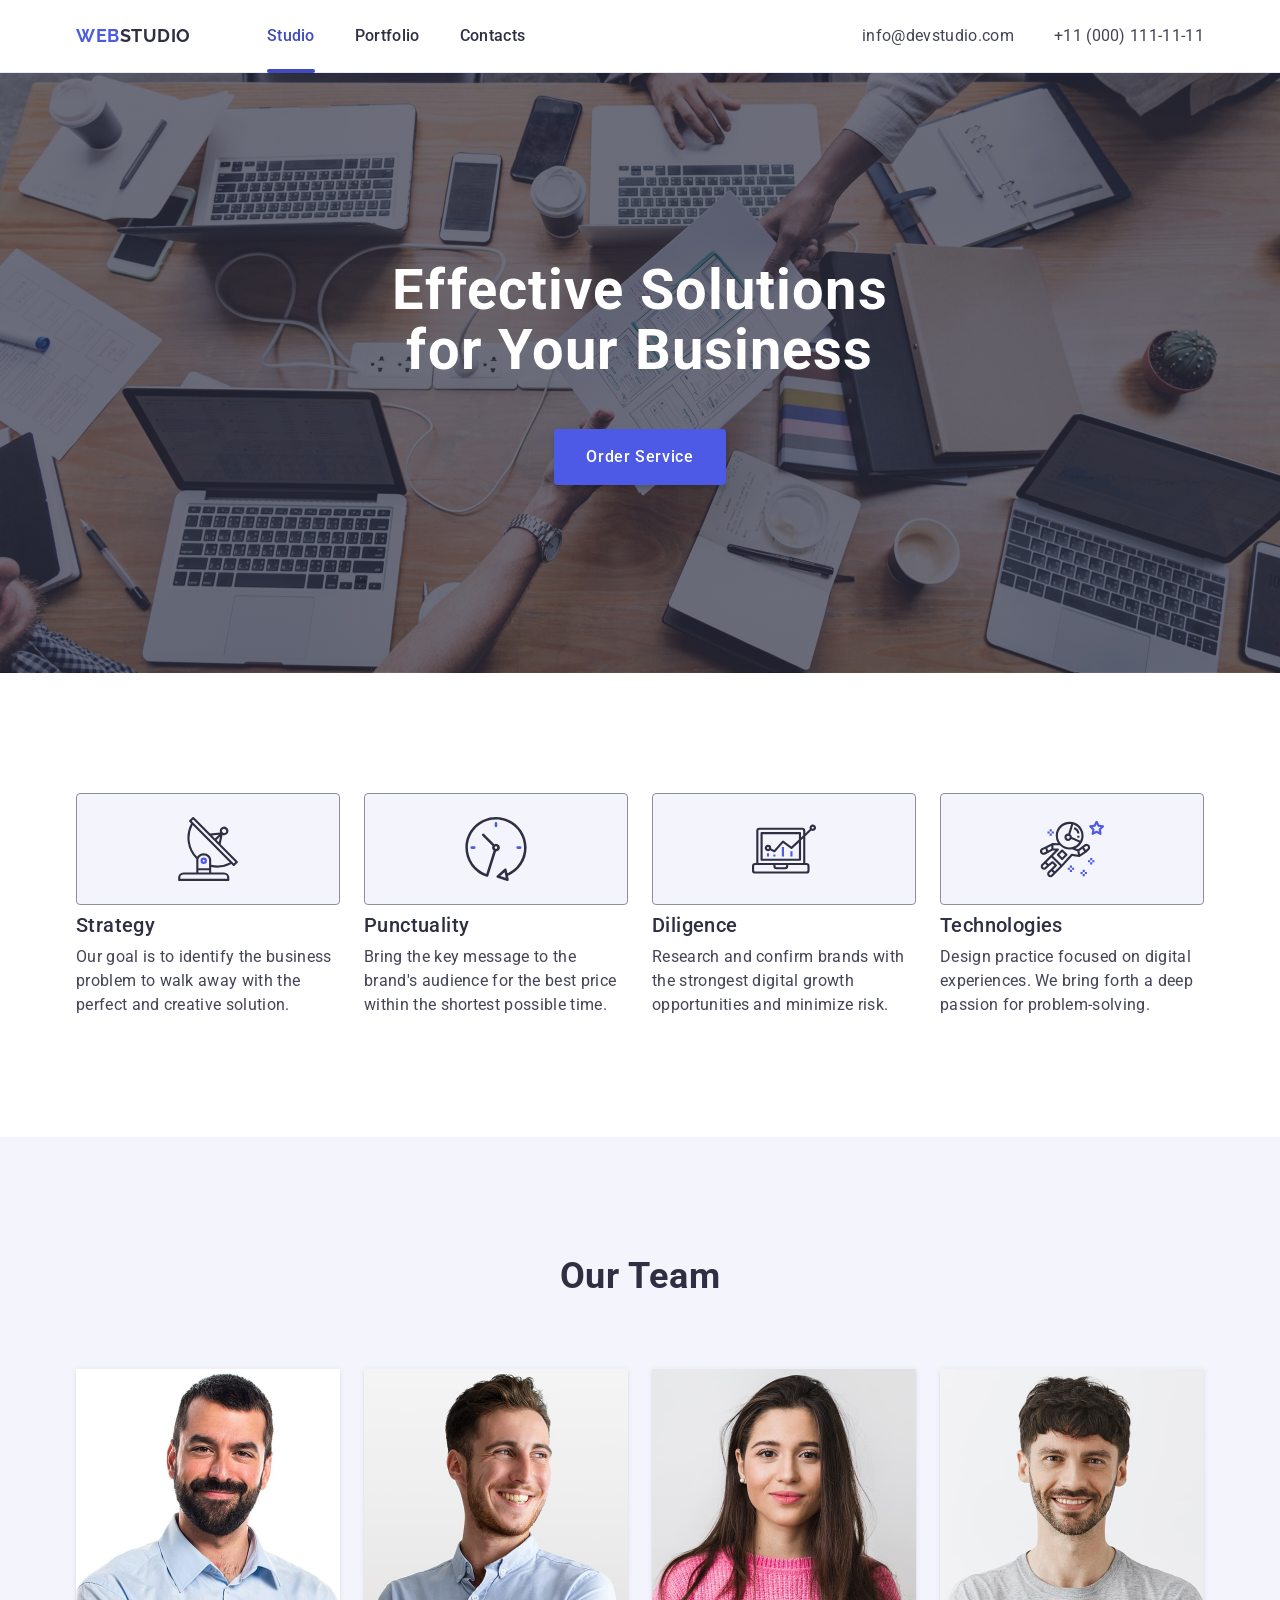
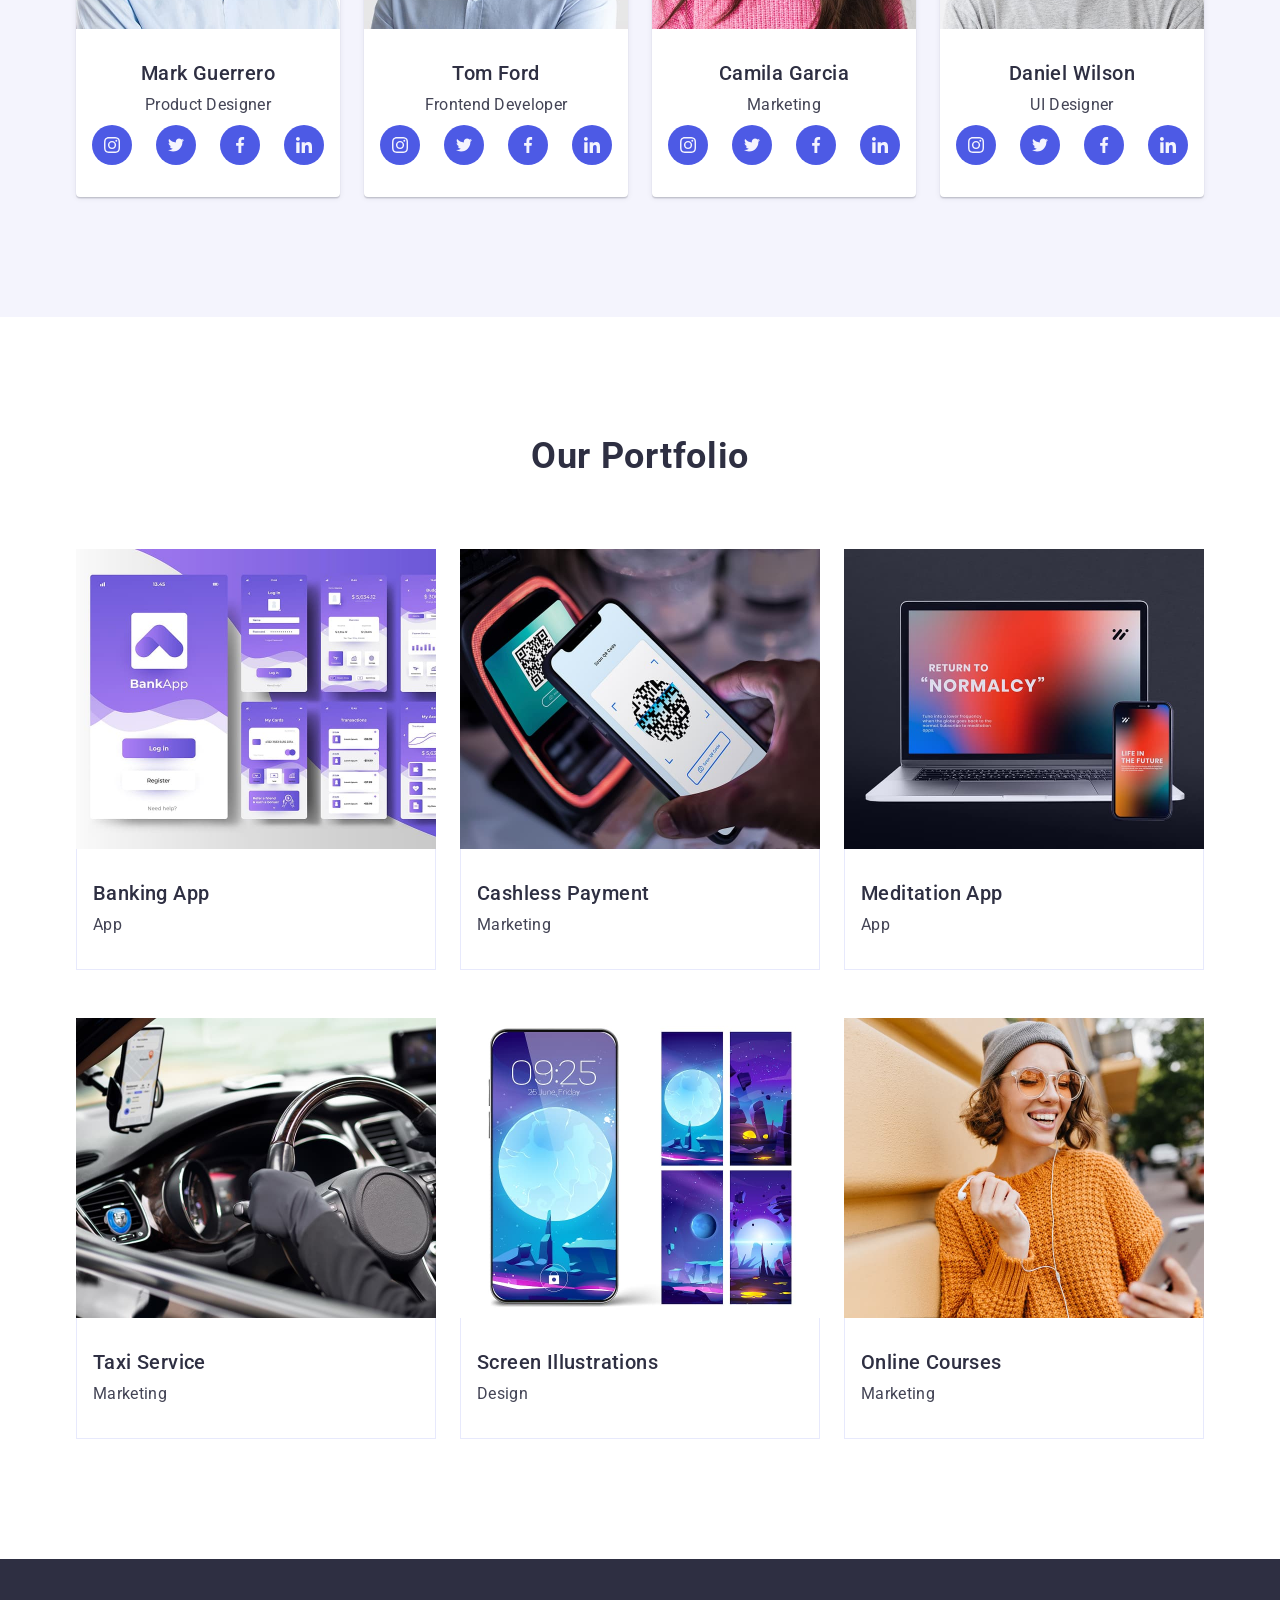
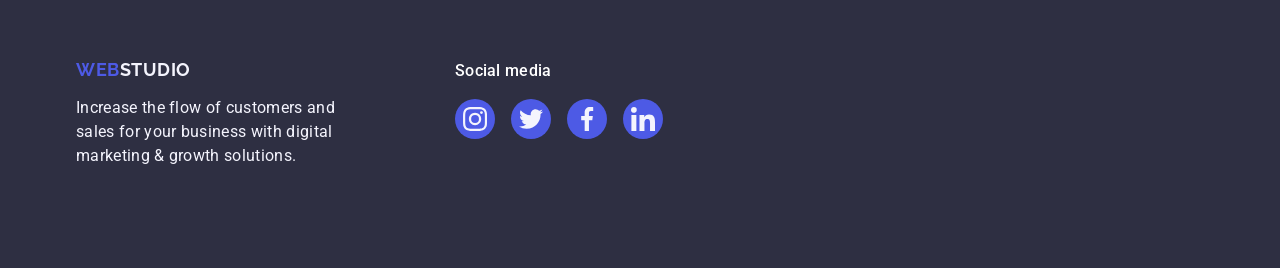
<file: index.html>
<!doctype html>
<html lang="en">
    <head>
        <meta charset="UTF-8" />
        <meta name="viewport" content="width=device-width, initial-scale=1.0" />
        <meta
            name="description"
            content="Design and developement of web-sites and apps"
        />
        <meta name="keywords" content="design developement web-site app" />
        <title>WebStudio</title>
        <link rel="preconnect" href="https://fonts.googleapis.com" />
        <link rel="preconnect" href="https://fonts.gstatic.com" crossorigin />
        <link
            href="https://fonts.googleapis.com/css2?family=Raleway:wght@700&family=Roboto:wght@400;500;700&display=swap"
            rel="stylesheet"
        />
        <link
            rel="stylesheet"
            href="https://cdnjs.cloudflare.com/ajax/libs/modern-normalize/3.0.1/modern-normalize.min.css"
        />
        <link rel="stylesheet" href="./css/styles.css" />
    </head>
    <body>
        <div class="page-container">
            <!-- Header -->
            <header class="header">
                <div class="container">
                    <!-- Navigation -->
                    <nav class="nav">
                        <!-- Logo -->
                        <a class="logo-link" href="./index.html"
                            >Web<span class="header-logo-accent"
                                >Studio</span
                            ></a
                        >
                        <!-- Navigation -->
                        <ul class="nav-list">
                            <li class="nav-list-item">
                                <a class="active nav-link" href="./index.html"
                                    >Studio</a
                                >
                            </li>
                            <li class="nav-list-item">
                                <a class="nav-link" href="">Portfolio</a>
                            </li>
                            <li class="nav-list-item">
                                <a class="nav-link" href="">Contacts</a>
                            </li>
                        </ul>
                    </nav>

                    <!-- Contacts -->
                    <address class="address">
                        <ul class="address-list">
                            <li class="address-list-item">
                                <a
                                    class="address-link"
                                    href="mailto:info@devstudio.com"
                                    >info@devstudio.com</a
                                >
                            </li>
                            <li class="address-list-item">
                                <a class="address-link" href="tel:+110001111111"
                                    >+11 (000) 111-11-11</a
                                >
                            </li>
                        </ul>
                    </address>
                </div>
            </header>

            <main>
                <!-- Hero Section -->
                <section class="hero">
                    <div class="container">
                        <h1 class="hero-title">
                            Effective Solutions for Your Business
                        </h1>
                        <button class="hero-button" type="button">
                            Order service
                        </button>
                    </div>
                </section>

                <!-- Features Section -->
                <section class="section features">
                    <div class="container">
                        <!-- No header2 -->
                        <h2 class="visually-hidden" aria-label="features">
                            Features
                        </h2>
                        <ul class="features-list">
                            <li class="features-list-item">
                                <div class="features-icon-wrapper">
                                    <svg
                                        class="features-icon"
                                        width="64"
                                        height="64"
                                    >
                                        <use
                                            class="icon-link"
                                            href="./images/icons.svg#icon-antenna"
                                        ></use>
                                    </svg>
                                </div>
                                <h3 class="subtitle">Strategy</h3>
                                <p class="text">
                                    Our goal is to identify the business problem
                                    to walk away with the perfect and creative
                                    solution.
                                </p>
                            </li>
                            <li class="features-list-item">
                                <div class="features-icon-wrapper">
                                    <svg
                                        class="features-icon"
                                        width="64"
                                        height="64"
                                    >
                                        <use
                                            class="icon-link"
                                            href="./images/icons.svg#icon-clock"
                                        ></use>
                                    </svg>
                                </div>
                                <h3 class="subtitle">Punctuality</h3>
                                <p class="text">
                                    Bring the key message to the brand's
                                    audience for the best price within the
                                    shortest possible time.
                                </p>
                            </li>
                            <li class="features-list-item">
                                <div class="features-icon-wrapper">
                                    <svg
                                        class="features-icon"
                                        width="64"
                                        height="64"
                                    >
                                        <use
                                            class="icon-link"
                                            href="./images/icons.svg#icon-diagram"
                                        ></use>
                                    </svg>
                                </div>
                                <h3 class="subtitle">Diligence</h3>
                                <p class="text">
                                    Research and confirm brands with the
                                    strongest digital growth opportunities and
                                    minimize risk.
                                </p>
                            </li>
                            <li class="features-list-item">
                                <div class="features-icon-wrapper">
                                    <svg
                                        class="features-icon"
                                        width="64"
                                        height="64"
                                    >
                                        <use
                                            class="icon-link"
                                            href="./images/icons.svg#icon-astronaut"
                                        ></use>
                                    </svg>
                                </div>
                                <h3 class="subtitle">Technologies</h3>
                                <p class="text">
                                    Design practice focused on digital
                                    experiences. We bring forth a deep passion
                                    for problem-solving.
                                </p>
                            </li>
                        </ul>
                    </div>
                </section>

                <!-- Our Team Section -->
                <section class="section team">
                    <div class="container">
                        <h2 class="title">Our team</h2>
                        <ul class="team-list">
                            <li class="team-list-item">
                                <img
                                    src="./images/image-1.jpg"
                                    alt="Mark Guerrero Product Designer WebStudio"
                                    aria-hidden="true"
                                    width="264"
                                    height="260"
                                />
                                <div class="team-card-text-content">
                                    <h3 class="subtitle">Mark Guerrero</h3>
                                    <p class="text">Product Designer</p>
                                    <ul class="socials-list">
                                        <li class="socials-list-item">
                                            <a
                                                class="socials-link"
                                                href="https://www.instagram.com/"
                                                target="_blank"
                                                rel="noopener noreferrer"
                                            >
                                                <svg
                                                    class="socials-icon"
                                                    width="16"
                                                    height="16"
                                                >
                                                    <use
                                                        class="icon-link"
                                                        href="./images/icons.svg#icon-instagram"
                                                    ></use>
                                                </svg>
                                            </a>
                                        </li>
                                        <li class="socials-list-item">
                                            <a
                                                class="socials-link"
                                                href="https://x.com/"
                                                target="_blank"
                                                rel="noopener noreferrer"
                                            >
                                                <svg
                                                    class="socials-icon"
                                                    width="16"
                                                    height="16"
                                                >
                                                    <use
                                                        class="icon-link"
                                                        href="./images/icons.svg#icon-twitter"
                                                    ></use>
                                                </svg>
                                            </a>
                                        </li>
                                        <li class="socials-list-item">
                                            <a
                                                class="socials-link"
                                                href="https://www.facebook.com/"
                                                target="_blank"
                                                rel="noopener noreferrer"
                                            >
                                                <svg
                                                    class="socials-icon"
                                                    width="16"
                                                    height="16"
                                                >
                                                    <use
                                                        class="icon-link"
                                                        href="./images/icons.svg#icon-facebook"
                                                    ></use>
                                                </svg>
                                            </a>
                                        </li>
                                        <li class="socials-list-item">
                                            <a
                                                class="socials-link"
                                                href="https://www.linkedin.com/"
                                                target="_blank"
                                                rel="noopener noreferrer"
                                            >
                                                <svg
                                                    class="socials-icon"
                                                    width="16"
                                                    height="16"
                                                >
                                                    <use
                                                        class="icon-link"
                                                        href="./images/icons.svg#icon-linkedin"
                                                    ></use>
                                                </svg>
                                            </a>
                                        </li>
                                    </ul>
                                </div>
                            </li>
                            <li class="team-list-item">
                                <img
                                    src="./images/image-2.jpg"
                                    alt="Tom Ford Frontend Developer WebStudio"
                                    aria-hidden="true"
                                    width="264"
                                    height="260"
                                />
                                <div class="team-card-text-content">
                                    <h3 class="subtitle">Tom Ford</h3>
                                    <p class="text">Frontend Developer</p>
                                    <ul class="socials-list">
                                        <li class="socials-list-item">
                                            <a
                                                class="socials-link"
                                                href="https://www.instagram.com/"
                                                target="_blank"
                                                rel="noopener noreferrer"
                                            >
                                                <svg
                                                    class="socials-icon"
                                                    width="16"
                                                    height="16"
                                                >
                                                    <use
                                                        class="icon-link"
                                                        href="./images/icons.svg#icon-instagram"
                                                    ></use>
                                                </svg>
                                            </a>
                                        </li>
                                        <li class="socials-list-item">
                                            <a
                                                class="socials-link"
                                                href="https://x.com/"
                                                target="_blank"
                                                rel="noopener noreferrer"
                                            >
                                                <svg
                                                    class="socials-icon"
                                                    width="16"
                                                    height="16"
                                                >
                                                    <use
                                                        class="icon-link"
                                                        href="./images/icons.svg#icon-twitter"
                                                    ></use>
                                                </svg>
                                            </a>
                                        </li>
                                        <li class="socials-list-item">
                                            <a
                                                class="socials-link"
                                                href="https://www.facebook.com/"
                                                target="_blank"
                                                rel="noopener noreferrer"
                                            >
                                                <svg
                                                    class="socials-icon"
                                                    width="16"
                                                    height="16"
                                                >
                                                    <use
                                                        class="icon-link"
                                                        href="./images/icons.svg#icon-facebook"
                                                    ></use>
                                                </svg>
                                            </a>
                                        </li>
                                        <li class="socials-list-item">
                                            <a
                                                class="socials-link"
                                                href="https://www.linkedin.com/"
                                                target="_blank"
                                                rel="noopener noreferrer"
                                            >
                                                <svg
                                                    class="socials-icon"
                                                    width="16"
                                                    height="16"
                                                >
                                                    <use
                                                        class="icon-link"
                                                        href="./images/icons.svg#icon-linkedin"
                                                    ></use>
                                                </svg>
                                            </a>
                                        </li>
                                    </ul>
                                </div>
                            </li>
                            <li class="team-list-item">
                                <img
                                    src="./images/image-3.jpg"
                                    alt="Camila Garcia Marketing WebStudio"
                                    aria-hidden="true"
                                    width="264"
                                    height="260"
                                />
                                <div class="team-card-text-content">
                                    <h3 class="subtitle">Camila Garcia</h3>
                                    <p class="text">Marketing</p>
                                    <ul class="socials-list">
                                        <li class="socials-list-item">
                                            <a
                                                class="socials-link"
                                                href="https://www.instagram.com/"
                                                target="_blank"
                                                rel="noopener noreferrer"
                                            >
                                                <svg
                                                    class="socials-icon"
                                                    width="16"
                                                    height="16"
                                                >
                                                    <use
                                                        class="icon-link"
                                                        href="./images/icons.svg#icon-instagram"
                                                    ></use>
                                                </svg>
                                            </a>
                                        </li>
                                        <li class="socials-list-item">
                                            <a
                                                class="socials-link"
                                                href="https://x.com/"
                                                target="_blank"
                                                rel="noopener noreferrer"
                                            >
                                                <svg
                                                    class="socials-icon"
                                                    width="16"
                                                    height="16"
                                                >
                                                    <use
                                                        class="icon-link"
                                                        href="./images/icons.svg#icon-twitter"
                                                    ></use>
                                                </svg>
                                            </a>
                                        </li>
                                        <li class="socials-list-item">
                                            <a
                                                class="socials-link"
                                                href="https://www.facebook.com/"
                                                target="_blank"
                                                rel="noopener noreferrer"
                                            >
                                                <svg
                                                    class="socials-icon"
                                                    width="16"
                                                    height="16"
                                                >
                                                    <use
                                                        class="icon-link"
                                                        href="./images/icons.svg#icon-facebook"
                                                    ></use>
                                                </svg>
                                            </a>
                                        </li>
                                        <li class="socials-list-item">
                                            <a
                                                class="socials-link"
                                                href="https://www.linkedin.com/"
                                                target="_blank"
                                                rel="noopener noreferrer"
                                            >
                                                <svg
                                                    class="socials-icon"
                                                    width="16"
                                                    height="16"
                                                >
                                                    <use
                                                        class="icon-link"
                                                        href="./images/icons.svg#icon-linkedin"
                                                    ></use>
                                                </svg>
                                            </a>
                                        </li>
                                    </ul>
                                </div>
                            </li>
                            <li class="team-list-item">
                                <img
                                    src="./images/image-4.jpg"
                                    alt="Daniel Wilson UI Designer WebStudio"
                                    aria-hidden="true"
                                    width="264"
                                    height="260"
                                />
                                <div class="team-card-text-content">
                                    <h3 class="subtitle">Daniel Wilson</h3>
                                    <p class="text">UI Designer</p>
                                    <ul class="socials-list">
                                        <li class="socials-list-item">
                                            <a
                                                class="socials-link"
                                                href="https://www.instagram.com/"
                                                target="_blank"
                                                rel="noopener noreferrer"
                                            >
                                                <svg
                                                    class="socials-icon"
                                                    width="16"
                                                    height="16"
                                                >
                                                    <use
                                                        class="icon-link"
                                                        href="./images/icons.svg#icon-instagram"
                                                    ></use>
                                                </svg>
                                            </a>
                                        </li>
                                        <li class="socials-list-item">
                                            <a
                                                class="socials-link"
                                                href="https://x.com/"
                                                target="_blank"
                                                rel="noopener noreferrer"
                                            >
                                                <svg
                                                    class="socials-icon"
                                                    width="16"
                                                    height="16"
                                                >
                                                    <use
                                                        class="icon-link"
                                                        href="./images/icons.svg#icon-twitter"
                                                    ></use>
                                                </svg>
                                            </a>
                                        </li>
                                        <li class="socials-list-item">
                                            <a
                                                class="socials-link"
                                                href="https://www.facebook.com/"
                                                target="_blank"
                                                rel="noopener noreferrer"
                                            >
                                                <svg
                                                    class="socials-icon"
                                                    width="16"
                                                    height="16"
                                                >
                                                    <use
                                                        class="icon-link"
                                                        href="./images/icons.svg#icon-facebook"
                                                    ></use>
                                                </svg>
                                            </a>
                                        </li>
                                        <li class="socials-list-item">
                                            <a
                                                class="socials-link"
                                                href="https://www.linkedin.com/"
                                                target="_blank"
                                                rel="noopener noreferrer"
                                            >
                                                <svg
                                                    class="socials-icon"
                                                    width="16"
                                                    height="16"
                                                >
                                                    <use
                                                        class="icon-link"
                                                        href="./images/icons.svg#icon-linkedin"
                                                    ></use>
                                                </svg>
                                            </a>
                                        </li>
                                    </ul>
                                </div>
                            </li>
                        </ul>
                    </div>
                </section>

                <!-- Portfolio -->
                <section class="section portfolio">
                    <div class="container">
                        <h2 class="title">Our portfolio</h2>
                        <ul class="portfolio-list">
                            <li class="portfolio-list-item">
                                <div class="portfolio-overlay">
                                    <img
                                        src="./images/image-5.jpg"
                                        alt="Banking app interface design with dashboard and transaction screens"
                                        width="360"
                                        height="300"
                                    />
                                    <p class="overlay-text">
                                        14 Stylish and User-Friendly App Design
                                        Concepts &centerdot; Task Manager App
                                        &centerdot; Calorie Tracker App
                                        &centerdot; Exotic Fruit Ecommerce App
                                        &centerdot; Cloud Storage App
                                    </p>
                                </div>
                                <div class="portfolio-card-text-content">
                                    <h3 class="subtitle">Banking app</h3>
                                    <p class="text">App</p>
                                </div>
                            </li>
                            <li class="portfolio-list-item">
                                <div class="portfolio-overlay">
                                    <img
                                        src="./images/image-6.jpg"
                                        alt="Paying via QR code scan at a contactless payment terminal"
                                        width="360"
                                        height="300"
                                    />
                                    <p class="overlay-text">
                                        14 Stylish and User-Friendly App Design
                                        Concepts &centerdot; Task Manager App
                                        &centerdot; Calorie Tracker App
                                        &centerdot; Exotic Fruit Ecommerce App
                                        &centerdot; Cloud Storage App
                                    </p>
                                </div>
                                <div class="portfolio-card-text-content">
                                    <h3 class="subtitle">Cashless payment</h3>
                                    <p class="text">Marketing</p>
                                </div>
                            </li>
                            <li class="portfolio-list-item">
                                <div class="portfolio-overlay">
                                    <img
                                        src="./images/image-7.jpg"
                                        alt="Responsive web design mockup on laptop and smartphone"
                                        width="360"
                                        height="300"
                                    />
                                    <p class="overlay-text">
                                        14 Stylish and User-Friendly App Design
                                        Concepts &centerdot; Task Manager App
                                        &centerdot; Calorie Tracker App
                                        &centerdot; Exotic Fruit Ecommerce App
                                        &centerdot; Cloud Storage App
                                    </p>
                                </div>
                                <div class="portfolio-card-text-content">
                                    <h3 class="subtitle">Meditation app</h3>
                                    <p class="text">App</p>
                                </div>
                            </li>
                            <li class="portfolio-list-item">
                                <div class="portfolio-overlay">
                                    <img
                                        src="./images/image-8.jpg"
                                        alt="Smartphone with car navigation app mounted on a dashboard"
                                        width="360"
                                        height="300"
                                    />
                                    <p class="overlay-text">
                                        14 Stylish and User-Friendly App Design
                                        Concepts &centerdot; Task Manager App
                                        &centerdot; Calorie Tracker App
                                        &centerdot; Exotic Fruit Ecommerce App
                                        &centerdot; Cloud Storage App
                                    </p>
                                </div>
                                <div class="portfolio-card-text-content">
                                    <h3 class="subtitle">Taxi service</h3>
                                    <p class="text">Marketing</p>
                                </div>
                            </li>
                            <li class="portfolio-list-item">
                                <div class="portfolio-overlay">
                                    <img
                                        src="./images/image-9.jpg"
                                        alt="Mobile app UI kit with celestial animated wallpapers"
                                        width="360"
                                        height="300"
                                    />
                                    <p class="overlay-text">
                                        14 Stylish and User-Friendly App Design
                                        Concepts &centerdot; Task Manager App
                                        &centerdot; Calorie Tracker App
                                        &centerdot; Exotic Fruit Ecommerce App
                                        &centerdot; Cloud Storage App
                                    </p>
                                </div>
                                <div class="portfolio-card-text-content">
                                    <h3 class="subtitle">
                                        Screen illustrations
                                    </h3>
                                    <p class="text">Design</p>
                                </div>
                            </li>
                            <li class="portfolio-list-item">
                                <div class="portfolio-overlay">
                                    <img
                                        src="./images/image-10.jpg"
                                        alt="Smiling woman in casual wear listening to music on her smartphone"
                                        width="360"
                                        height="300"
                                    />
                                    <p class="overlay-text">
                                        14 Stylish and User-Friendly App Design
                                        Concepts &centerdot; Task Manager App
                                        &centerdot; Calorie Tracker App
                                        &centerdot; Exotic Fruit Ecommerce App
                                        &centerdot; Cloud Storage App
                                    </p>
                                </div>
                                <div class="portfolio-card-text-content">
                                    <h3 class="subtitle">Online courses</h3>
                                    <p class="text">Marketing</p>
                                </div>
                            </li>
                        </ul>
                    </div>
                </section>
            </main>

            <!-- Footer -->
            <footer class="footer">
                <div class="container">
                    <div class="footer-wrapper">
                        <!-- Logo -->
                        <a class="logo-link" href="./index.html"
                            >Web<span class="footer-logo-accent"
                                >Studio</span
                            ></a
                        >
                        <!-- Advantage -->
                        <p class="footer-text">
                            Increase the flow of customers and<br />
                            sales for your business with digital<br />
                            marketing & growth solutions.
                        </p>
                    </div>
                    <div class="footer-wrapper">
                        <p class="text socials-text">Social media</p>
                        <ul class="socials-list">
                            <li class="socials-list-item">
                                <a
                                    class="socials-link"
                                    href="https://www.instagram.com/"
                                    target="_blank"
                                    rel="noopener noreferrer"
                                >
                                    <svg
                                        class="socials-icon"
                                        width="24"
                                        height="24"
                                    >
                                        <use
                                            class="icon-link"
                                            href="./images/icons.svg#icon-instagram"
                                        ></use>
                                    </svg>
                                </a>
                            </li>
                            <li class="socials-list-item">
                                <a
                                    class="socials-link"
                                    href="https://x.com/"
                                    target="_blank"
                                    rel="noopener noreferrer"
                                >
                                    <svg
                                        class="socials-icon"
                                        width="24"
                                        height="24"
                                    >
                                        <use
                                            class="icon-link"
                                            href="./images/icons.svg#icon-twitter"
                                        ></use>
                                    </svg>
                                </a>
                            </li>
                            <li class="socials-list-item">
                                <a
                                    class="socials-link"
                                    href="https://www.facebook.com/"
                                    target="_blank"
                                    rel="noopener noreferrer"
                                >
                                    <svg
                                        class="socials-icon"
                                        width="24"
                                        height="24"
                                    >
                                        <use
                                            class="icon-link"
                                            href="./images/icons.svg#icon-facebook"
                                        ></use>
                                    </svg>
                                </a>
                            </li>
                            <li class="socials-list-item">
                                <a
                                    class="socials-link"
                                    href="https://www.linkedin.com/"
                                    target="_blank"
                                    rel="noopener noreferrer"
                                >
                                    <svg
                                        class="socials-icon"
                                        width="24"
                                        height="24"
                                    >
                                        <use
                                            class="icon-link"
                                            href="./images/icons.svg#icon-linkedin"
                                        ></use>
                                    </svg>
                                </a>
                            </li>
                        </ul>
                    </div>
                </div>
            </footer>
        </div>
    </body>
</html>
</file>
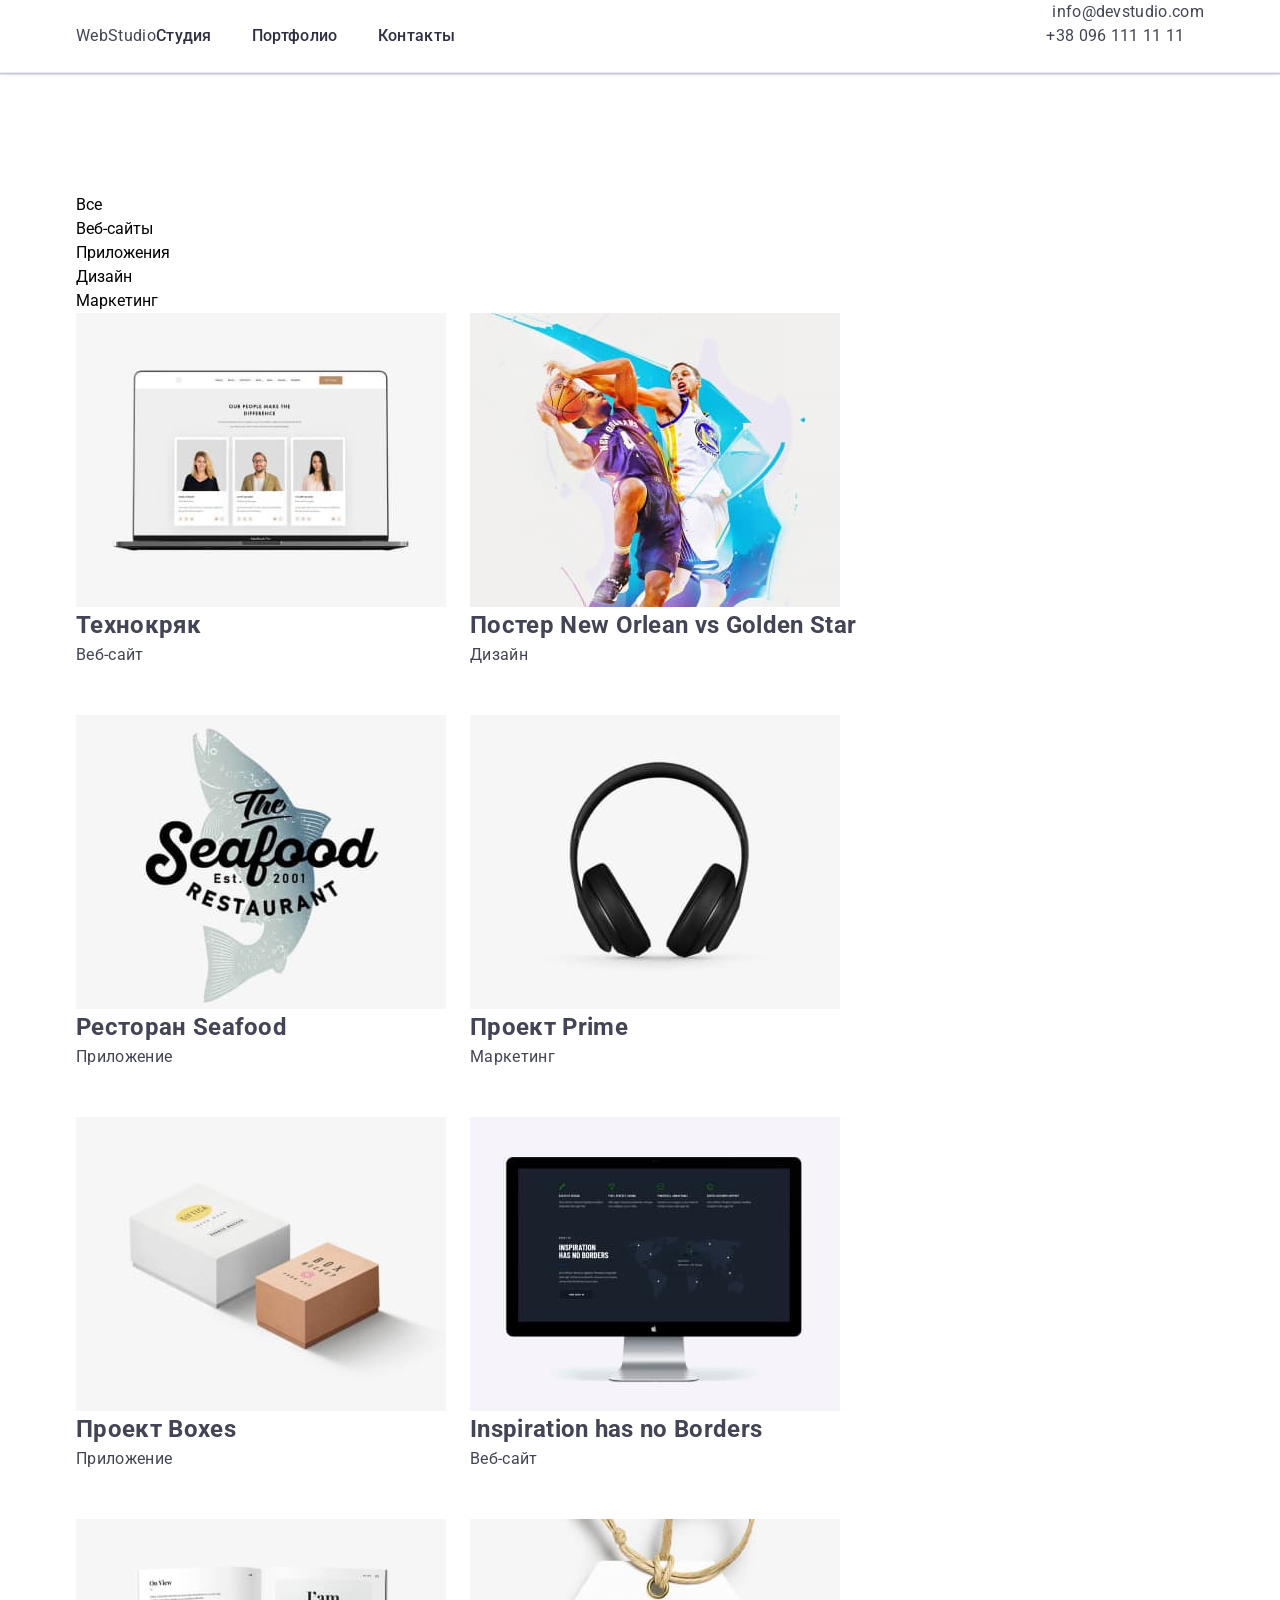
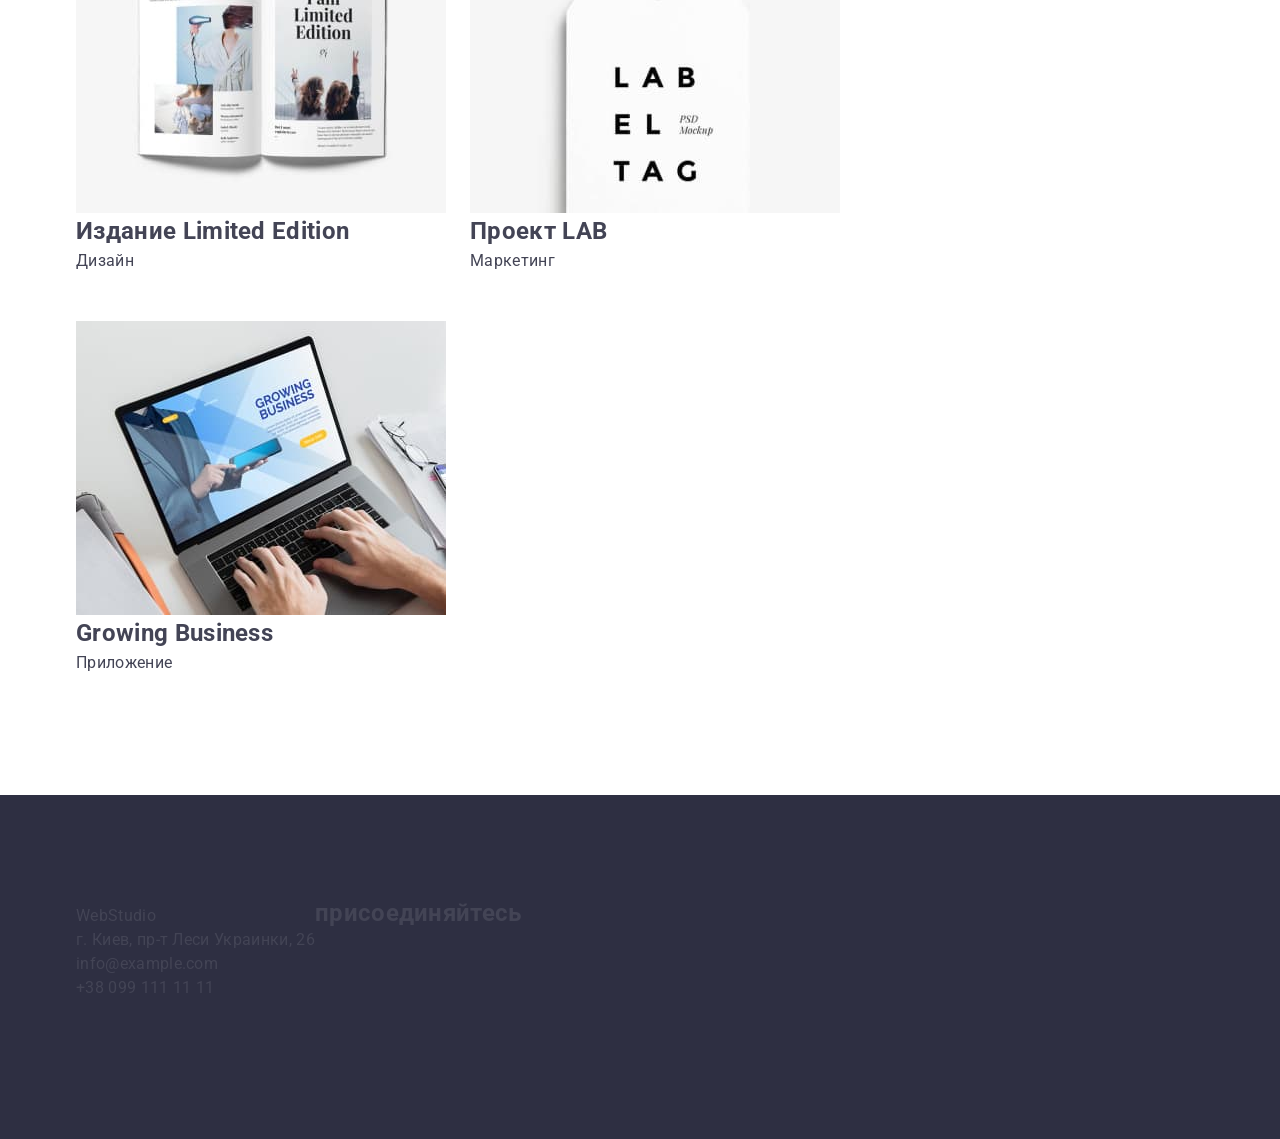
<file: portfolio.html>
<!DOCTYPE html>
<html lang="ru">
  <head>
    <meta charset="UTF-8" />
    <meta http-equiv="X-UA-Compatible" content="IE=edge" />
    <meta name="viewport" content="width=device-width, initial-scale=1.0" />
    <title lang="en">WebStudio</title>
    <!-- Google Fonts -->
    <link rel="preconnect" href="https://fonts.googleapis.com" />
    <link rel="preconnect" href="https://fonts.gstatic.com" crossorigin />
    <link
      href="https://fonts.googleapis.com/css2?family=Raleway:wght@700&family=Roboto:wght@400;500;700;900&display=swap"
      rel="stylesheet"
    />
    <!-- modern-normalize -->
    <link
      rel="stylesheet"
      href="https://cdnjs.cloudflare.com/ajax/libs/modern-normalize/1.0.0/modern-normalize.min.css"
    />
    <!-- Мои стили -->
    <link rel="stylesheet" href="./css/styles.css" />
  </head>

  <body>
    <!-- Хэдер -->
    <header class="header">
      <div class="container">
        <nav class="nav page-nav">
          <a href="./index.html" lang="en" class="nav-logo link"
            ><span class="accent">Web</span>Studio</a
          >
          <ul class="list nav-list">
            <li class="nav-item">
              <a href="./index.html" class="nav-link link">Студия</a>
            </li>
            <li class="nav-item">
              <a href="./portfolio.html" class="nav-link current link">Портфолио</a>
            </li>
            <li class="nav-item"><a href="" class="nav-link link">Контакты</a></li>
          </ul>
        </nav>
        <ul class="list contact-list">
          <li class="contact-item">
            <a href="mailto:info@devstudio.com" class="contact-link link">
              <svg class="header-icon" width="16" height="12">
                <use href="./images/icons.svg#envelope"></use>
              </svg>
              info@devstudio.com
            </a>
          </li>
          <li class="contact-item">
            <a href="tel:+380961111111" class="contact-link link">
              <svg class="header-icon" width="10" height="16">
                <use href="./images/icons.svg#smartphone"></use>
              </svg>
              +38 096 111 11 11
            </a>
          </li>
        </ul>
      </div>
    </header>

    <main>
      <!-- Секция Портфолио -->
      <section class="section">
        <div class="container">
          <h1 class="visually-hidden">Портфолио</h1>

          <!-- Фильтры Портфолио -->
          <ul class="list filter-list">
            <li class="filter-item">
              <button type="button" class="filter-button filter-active">Все</button>
            </li>

            <li class="filter-item">
              <button type="button" class="filter-button">Веб-сайты</button>
            </li>

            <li class="filter-item">
              <button type="button" class="filter-button">Приложения</button>
            </li>

            <li class="filter-item"><button type="button" class="filter-button">Дизайн</button></li>
            <li class="filter-item">
              <button type="button" class="filter-button">Маркетинг</button>
            </li>
          </ul>

          <!-- Портфолио -->
          <ul class="list portfolio-list">
            <li class="portfolio-item">
              <a href="" class="portfolio-link link">
                <img
                  src="./images/portfolio-1.jpg"
                  alt="отображение веб-сайта на экране ноутбука"
                  width="370"
                />
                <div class="portfolio-card">
                  <h2 class="portfolio-subtitle">Технокряк</h2>
                  <p class="filter-name">Веб-сайт</p>
                </div>
              </a>
            </li>

            <li class="portfolio-item">
              <a href="" class="portfolio-link link">
                <img
                  src="./images/portfolio-2.jpg"
                  alt="два баскетболиста играют с мячом"
                  width="370"
                />
                <div class="portfolio-card">
                  <h2 class="portfolio-subtitle">
                    Постер <span lang="en">New Orlean vs Golden Star</span>
                  </h2>
                  <p class="filter-name">Дизайн</p>
                </div>
              </a>
            </li>

            <li class="portfolio-item">
              <a href="" class="portfolio-link link">
                <img
                  src="./images/portfolio-3.jpg"
                  alt="буквенный логотип ресторана на фоне рыбы"
                  width="370"
                />
                <div class="portfolio-card">
                  <h2 class="portfolio-subtitle">Ресторан <span lang="en">Seafood</span></h2>
                  <p class="filter-name">Приложение</p>
                </div>
              </a>
            </li>

            <li class="portfolio-item">
              <a href="" class="portfolio-link link">
                <img src="./images/portfolio-4.jpg" alt="наушники" width="370" />
                <div class="portfolio-card">
                  <h2 class="portfolio-subtitle">Проект <span lang="en">Prime</span></h2>
                  <p class="filter-name">Маркетинг</p>
                </div>
              </a>
            </li>

            <li class="portfolio-item">
              <a href="" class="link">
                <img
                  src="./images/portfolio-5.jpg"
                  alt="две коробки белая и крафтовая"
                  width="370"
                />
                <div class="portfolio-card">
                  <h2 class="portfolio-subtitle">Проект <span lang="en">Boxes</span></h2>
                  <p class="filter-name">Приложение</p>
                </div>
              </a>
            </li>

            <li class="portfolio-item">
              <a href="" class="portfolio-link link">
                <img
                  src="./images/portfolio-6.jpg"
                  alt="отображение сайта на мониторе компьютера"
                  width="370"
                />
                <div class="portfolio-card">
                  <h2 class="portfolio-subtitle" lang="en">Inspiration has no Borders</h2>
                  <p class="filter-name">Веб-сайт</p>
                </div>
              </a>
            </li>

            <li class="portfolio-item">
              <a href="" class="portfolio-link link">
                <img src="./images/portfolio-7.jpg" alt="открытый журнал" width="370" />
                <div class="portfolio-card">
                  <h2 class="portfolio-subtitle">Издание <span lang="en">Limited Edition</span></h2>
                  <p class="filter-name">Дизайн</p>
                </div>
              </a>
            </li>

            <li class="portfolio-item">
              <a href="" class="portfolio-link link">
                <img
                  src="./images/portfolio-8.jpg"
                  alt="белая бирка на веревке из шпагата"
                  width="370"
                />
                <div class="portfolio-card">
                  <h2 class="portfolio-subtitle">Проект <span lang="en">LAB</span></h2>
                  <p class="filter-name">Маркетинг</p>
                </div>
              </a>
            </li>

            <li class="portfolio-item">
              <a href="" class="portfolio-link link">
                <img
                  src="./images/portfolio-9.jpg"
                  alt="человек работает за ноутбуком"
                  width="370"
                />
                <div class="portfolio-card">
                  <h2 class="portfolio-subtitle" lang="en">Growing Business</h2>
                  <p class="filter-name">Приложение</p>
                </div>
              </a>
            </li>
          </ul>
        </div>
      </section>
    </main>

    <!-- Футер -->
    <footer class="footer">
      <div class="container footer-container">
        <div class="footer-left">
          <a class="footer-logo link" href="./index.html" lang="en">
            <span class="accent">Web</span>Studio</a
          >
          <address class="link">
            <ul class="list footer-list">
              <li class="footer-item">
                <a
                  class="footer-link link"
                  href="https://goo.gl/maps/JsHpxsJ47qESHzWFA"
                  target="_blank"
                  rel="noopener noreferrer"
                >
                  г. Киев, пр-т Леси Украинки, 26</a
                >
              </li>
              <li class="footer-item">
                <a class="footer-link alfa link" href="mailto:info@example.com">info@example.com</a>
              </li>
              <li class="footer-item">
                <a class="footer-link alfa link" href="tel:+380991111111">+38 099 111 11 11</a>
              </li>
            </ul>
          </address>
        </div>
        <section class="footer-center">
          <h2 class="join-title">присоединяйтесь</h2>
          <div class="footer-social-icons">
            <ul class="footer-icons-list list">
              <li class="footer-icon-item">
                <a href="" class="link footer-icon-link" target="_blank" rel="noopener noreferrer">
                  <svg class="footer-icon" width="20" height="20">
                    <use href="images/icons.svg#instagram"></use>
                  </svg>
                </a>
              </li>
              <li class="footer-icon-item">
                <a href="" class="link footer-icon-link" target="_blank" rel="noopener noreferrer">
                  <svg class="footer-icon" width="20" height="20">
                    <use href="images/icons.svg#twitter"></use>
                  </svg>
                </a>
              </li>
              <li class="footer-icon-item">
                <a href="" class="link footer-icon-link" target="_blank" rel="noopener noreferrer">
                  <svg class="footer-icon" width="20" height="20">
                    <use href="images/icons.svg#facebook"></use>
                  </svg>
                </a>
              </li>
              <li class="footer-icon-item">
                <a href="" class="link footer-icon-link" target="_blank" rel="noopener noreferrer">
                  <svg class="footer-icon" width="20" height="20">
                    <use href="images/icons.svg#linkedin"></use>
                  </svg>
                </a>
              </li>
            </ul>
          </div>
        </section>
      </div>
    </footer>
  </body>
</html>
</file>
<file: css/styles.css>
/* Variables #region */

:root {
    --primary-brand-color: #4D5AE5;   /* IRIS */
    --pressed-state-color: #404BBF;   /* OCEAN */
    --dark-color: #2E2F42;    /* NAVY BLUE */
    --success-color: #31D0AA;   /* GREEN */
    --body-text-color: #434455;   /* SLATE */
    --helper-text-color: #8E8F99;   /* LIGHT SLATE */
    --accent-color: #E7E9FC;    /* CORNFLOWER */
    --light-mode-color: #F4F4FD;    /* CLOUD */
    --modal-overlay-color: #2E2F42;   /* NAVY BLUE MODAL */
    --hero-background-color: #2E2F42;   /* GREY */
    --white-background-color: #FFFFFF;    /* WHITE */
    --modal-background-color: #FCFCFC;    /* DAIRY */

    --font-family-body: "Roboto", sans-serif;
    --font-family-logo: "Raleway", sans-serif;

    --font-weight-regular: 400;
    --font-weight-medium: 500; 
    --font-weight-bold: 700;

    --line-height-hero-title: 1.07;
    --line-height-title: 1.11;
    --line-height-logo: 1.17;
    --line-height-subtitle: 1.2;
    --line-height-body: 1.5;

    --letter-spacing-basic: 0.02em;
    --letter-spacing-second: 0.04em;
    --letter-spacing-logo: 0.03em;

    --button-shadow: 0 4px 4px 0 rgba(0, 0, 0, 0.15);
    --card-shadow: 0 2px 1px 0 rgba(46, 47, 66, 0.08), 0 1px 1px 0 rgba(46, 47, 66, 0.16), 0 1px 6px 0 rgba(46, 47, 66, 0.08);

    --border-radius: 0 0 4px 4px;
    --hero-button-border-radius: 4px;
    --features-border-radius: 4px;
}
/* #endregion */

/* Reset #region */

h1, h2, h3, h4, h5, h6, p { /* Скидаємо відступи заголовків */
    margin: 0;
    padding: 0;
}

img {                  /* Нормалізуємо властивості для картинок */
    display: block;    /* Прибираємо нижній відступ */
    max-width: 100%;   /* Щоб великі картинки не вилазили за межі екрана */
    height: auto;      /* Зберігаємо пропорції */
}

a {             /* Прибираємо підкреслення та наслідуємо колір у всіх посилань */
    text-decoration: none;
    color: inherit;
}

ul, ol {        /* Прибираємо маркери та відступи у списків */
    margin-top: 0;
    margin-bottom: 0;
    padding-left: 0;
    list-style: none;
}

button {                      /* Нормалізуємо кнопки */
    cursor: pointer;          /* Змінюємо курсор при наведенні */
    border: none;             /* Прибираємо рамку */
    background-color: transparent; /* Робимо фон прозорим */
    padding: 0;               /* Прибираємо внутрішні відступи */
}

address {       /* Прибираємо дефолтний курсив у address */
    font-style: normal;
}
/* #endregion */

/* Body #region */

body {
    font-family: var(--font-family-body);
    font-size: 16px;
    font-weight: var(--font-weight-regular);
    line-height: var(--line-height-body);
    letter-spacing: 0.02em;
    color: var(--body-text-color);
    background-color: var(--white-background-color);
}

.page-container {   /* Крок 1. Притискаємо футер вниз */
    min-height: 100vh;
    display: flex;
    flex-direction: column;
}

main {              /* Крок 2. Притискаємо футер вниз */
    flex-grow: 1;
}

.container { 
    max-width: 1158px;
    padding: 0 15px;
    margin: 0 auto;  
}

/* Header #region */

.header {
    border-bottom: 1px solid var(--accent-color);
    background-color: var(--white-background-color);
    box-shadow: 0px 2px 1px rgba(46, 47, 66, 0.08), 0px 1px 1px rgba(46, 47, 66, 0.16), 0px 1px 6px rgba(46, 47, 66, 0.08);
}

.header .container {
    display: flex;
    justify-content: space-between;
}

.nav {
    display: flex;
    align-items: center;
}

.nav-list,
.address-list {
    display: flex;
    gap: 40px;
    align-items: center;
}

.logo-link {
    margin-right: 76px;
    font-family: var(--font-family-logo);
    font-weight: var(--font-weight-bold);
    font-size: 18px;
    line-height: var(--line-height-logo);
    letter-spacing: var(--letter-spacing-logo);
    text-transform: uppercase;
    color: var(--primary-brand-color);
}

.header .logo-link,
.nav-link,
.address-link {
    display: inline-block;
    padding-top: 24px;
    padding-bottom: 24px;
}

.header-logo-accent {
    color: var(--dark-color);
}

.nav-link {
    font-weight: var(--font-weight-medium);
    color: var(--dark-color);
    transition: color 250ms cubic-bezier(0.4, 0, 0.2, 1) 0ms;
}

.address-link {
    transition: color 250ms cubic-bezier(0.4, 0, 0.2, 1) 0ms;
}

.nav-link:hover,
.nav-link:focus,
.address-link:hover,
.address-link:focus {
    color: var(--pressed-state-color);
}

.active {
    position: relative;
    color: var(--pressed-state-color);
}

.active.nav-link:after {
    content: "";
    position: absolute;
    bottom: -1px;
    left: 0;
    width: 100%;
    height: 4px;
    z-index: 999;
    border-radius: 2px;
    background-color: var(--pressed-state-color);
}
/* #endregion */

/* Hero #region */

.hero {
    max-width: 1440px;
    padding-top: 188px;
    padding-bottom: 188px;
    margin: 0 auto;
    text-align: center;
    background-color: var(--dark-color);
    background-image: linear-gradient(rgba(46, 47, 66, 0.7), rgba(46, 47, 66, 0.7)), url(../images/hero.jpg);
    background-size: cover;
    background-position: center;
    background-repeat: no-repeat;
}

.hero-title {
    max-width: 496px;
    margin-left: auto;
    margin-right: auto;
    margin-bottom: 48px;
    font-size: 56px;
    font-weight: var(--font-weight-bold);
    line-height: var(--line-height-hero-title);
    letter-spacing: var(--letter-spacing-basic);
    color: var(--white-background-color);
}

.hero-button {
    display: block;
    min-width: 169px;
    margin: 0 auto;
    padding: 16px 32px;
    border-radius: var(--hero-button-border-radius);
    font-weight: var(--font-weight-medium);
    line-height: var(--line-height-body);
    letter-spacing: var(--letter-spacing-second);
    text-transform: capitalize;
    color: var(--white-background-color);
    background-color: var(--primary-brand-color);
    box-shadow: var(--button-shadow);
    transition: background-color 250ms cubic-bezier(0.4, 0, 0.2, 1) 0ms;
}

.hero-button:hover,
.hero-button:focus {
    background-color: var(--pressed-state-color);
}
/* #endregion */

/* Sections #region */

.section {
    padding-top: 120px;
    padding-bottom: 120px;
}

.title {
    margin-bottom: 72px;
    font-weight: var(--font-weight-bold);
    font-size: 36px;
    line-height: var(--line-height-title);
    letter-spacing: var(--letter-spacing-basic);
    text-align: center;
    text-transform: capitalize;
    color: var(--dark-color);
}

.subtitle {
    margin-bottom: 8px;
    font-weight: var(--font-weight-medium);
    font-size: 20px;
    line-height: var(--line-height-subtitle);
    letter-spacing: var(--letter-spacing-basic);
    text-transform: capitalize;
    color: var(--dark-color);
}

.features-list,
.team-list,
.portfolio-list {
    display: flex;
    flex-wrap: wrap;
    gap: 24px;
}
/* #endregion */

/* Features #region */

.visually-hidden {
    position: absolute;
    width: 1px;
    height: 1px;
    margin: -1px;
    border: 0;
    padding: 0;
    
    white-space: nowrap;
    clip-path: inset(100%);
    clip: rect(0 0 0 0);
    overflow: hidden;
}

.features-list-item {
    flex-basis: calc((100% - (24px*3)) / 4);
}

.features-icon-wrapper {
    display: flex;
    align-items: center;
    justify-content: center;
    height: 112px;
    margin-bottom: 8px;
    border: 1px solid var(--helper-text-color);
    border-radius: var(--features-border-radius);
    background-color: var(--light-mode-color);
}

.features-icon {
    fill: var(--dark-color);
}

/* #endregion */

/* Team #region */

.team {
    background-color: var(--light-mode-color);
}

.team-list-item {
    flex-basis: calc((100% - (24px*3)) / 4);
    border-radius: var(--border-radius);
    box-shadow: var(--card-shadow);
    overflow: hidden;
    background-color: var(--white-background-color);
}

.team-list-item .subtitle,
.team-list-item .text {
    text-align: center;
}

.team-card-text-content {
    padding: 32px 0;
    text-align: center;
}

.team .text {
    margin-bottom: 8px;
}

.socials-list {
    display: flex;
    gap: 16px;
}

.team .socials-list {
    justify-content: center;
    gap: 24px;
}
.socials-link {
    display: flex;
    align-items: center;
    justify-content: center;
    width: 40px;
    height: 40px;
    border-radius: 50%;
    background-color: var(--primary-brand-color);
    transition: background-color 250ms cubic-bezier(0.4, 0, 0.2, 1) 0ms;
}

.socials-link:hover,
.socials-link:focus {
    background-color: var(--pressed-state-color);
}

.socials-icon {
    fill: var(--light-mode-color);
}

/* #endregion */

/* Portfolio #region */

.portfolio-list {
    flex-wrap: wrap;
    row-gap: 48px;
}

.portfolio-list-item {
    flex-basis: calc((100% - (24px*2)) / 3);
    transition: box-shadow 250ms cubic-bezier(0.4, 0, 0.2, 1) 0ms;
}

.portfolio-list-item:hover,
.portfolio-list-item:focus {
    box-shadow: var(--card-shadow);
}

.portfolio-overlay {
    position: relative;
    overflow: hidden;
}

.overlay-text {
    position: absolute;
    bottom: 0;
    left: 0;
    width: 100%;
    height: 100%;
    padding: 40px 32px;
    transform: translateY(100%);
    transition: transform 250ms cubic-bezier(0.4, 0, 0.2, 1) 0ms;
    color: var(--light-mode-color);
    background-color: var(--primary-brand-color);
}

.portfolio-list-item:hover .overlay-text,
.portfolio-list-item:focus .overlay-text {
    transform: translate(0%);
}


.portfolio-card-text-content {
    padding: 32px 16px;
    border: 1px solid var(--accent-color);
    border-top: none;
}
/* #endregion */

/* Footer #region */

.footer {
    padding-top: 100px;
    padding-bottom: 100px;
    background-color: var(--dark-color);
}

.footer .container {
    display: flex;
    align-items: baseline;
}

.footer-wrapper:first-child {
    margin-right: 120px;
}

.footer .logo-link {
    display: inline-block;
    margin-bottom: 16px;
}

.footer-logo-accent {
    color: var(--light-mode-color);
}

.footer-text {
    color: var(--light-mode-color);
}

.socials-text {
    margin-bottom: 16px;
    font-weight: var(--font-weight-medium);
    color: var(--white-background-color);
}

.footer .socials-link:hover,
.footer .socials-link:focus {
    background-color: var(--success-color);
}

/* #endregion */

/* помістити картинку в обгортку */

/* .thumb {
    height: 400px;
    width: 300px;
}

.thumb img {
    height: 100%;
    width: 100%;
	object-fit: cover;
} */

/* модалка */

/* .modal-overlay {
    position: fixed;
    top: 0;
    left: 0;
    width: 100%;
    height: 100%;
    background-color: rgba(0, 0, 0, 0.3);
}

.modal {
    position: absolute;
    top: 50%;
    left: 50%;
    transform: translate(-50%, -50%);
    min-width: 250px;
    border-radius: 8px;
    padding: 20px;
    background-color: #fff;
} */
</file>
